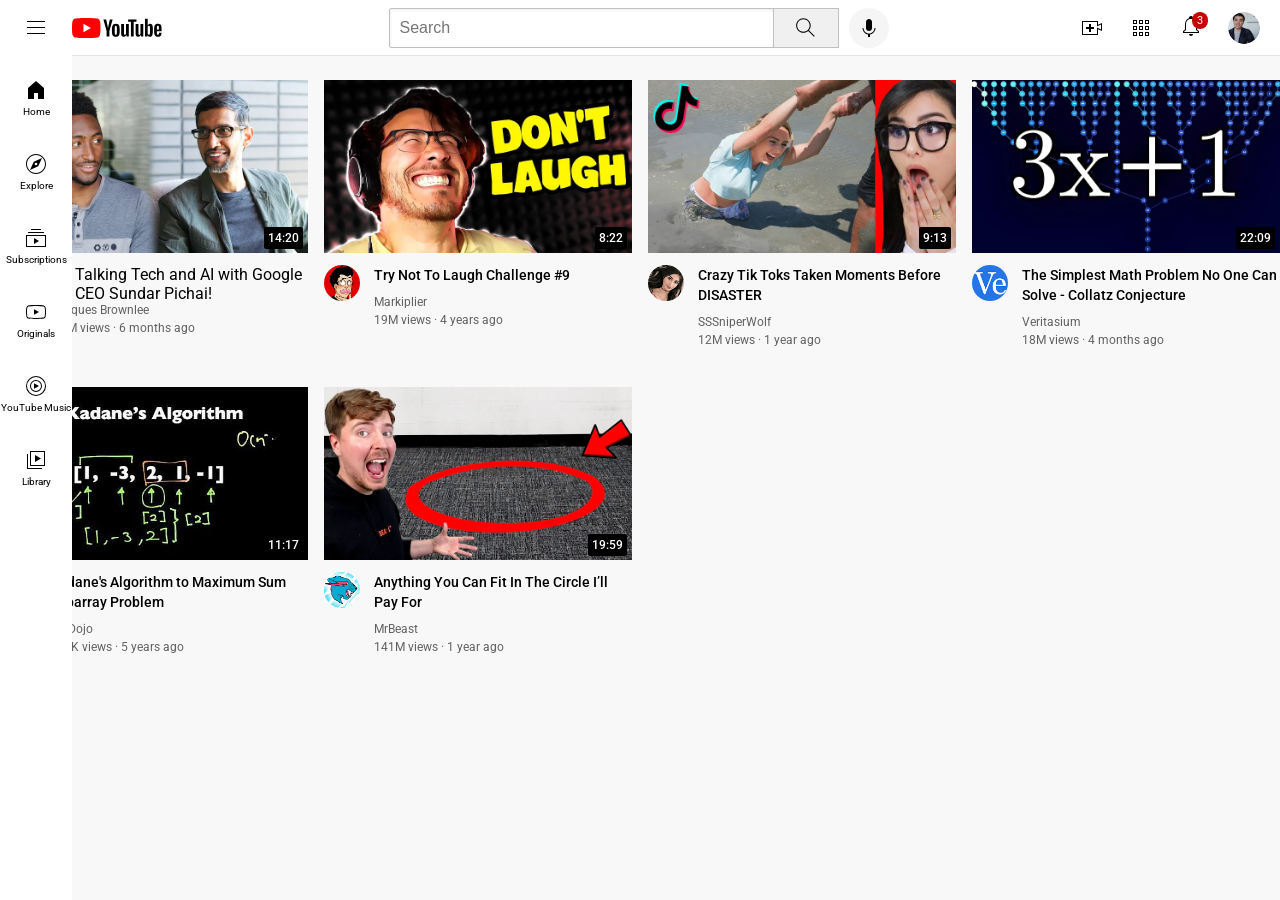
<file: index.html>
<!DOCTYPE html>
<html>
  <head>
    <title>YouTube.com Clone</title>

    <link rel="preconnect" href="https://fonts.googleapis.com">
    <link rel="preconnect" href="https://fonts.gstatic.com" crossorigin>
    <link href="https://fonts.googleapis.com/css2?family=Roboto:wght@400;500;700&display=swap" rel="stylesheet">

    <link rel="stylesheet" href="styles/general.css">
    <link rel="stylesheet" href="styles/header.css">
    <link rel="stylesheet" href="styles/video.css">
    <link rel="stylesheet" href="styles/sidebar.css">
  </head>
  <body>
    <header class="header">
      <div class="left-section">
        <img class="hamburger-menu" src="icons/hamburger-menu.svg">
        <img class="youtube-logo" src="icons/youtube-logo.svg">
      </div>
      <div class="middle-section">
        <input class="search-bar" type="text" placeholder="Search">
        <button class="search-button">
          <img class="search-icon" src="icons/search.svg">
          <div class="tooltip">Search</div>
        </button>
        <!-- Put position absolute inside position relative -->
        <button class="voice-search-button">
          <img class="voice-search-icon" src="icons/voice-search-icon.svg">
          <div class="tooltip">Search with your voice</div>
        </button>
      </div>
      <div class="right-section">
        <div class="upload-icon-container">
          <img class="upload-icon" src="icons/upload.svg">
          <div class="tooltip">Create</div>
        </div>
        <img class="youtube-apps-icon" src="icons/youtube-apps.svg">
        <div class="notifications-icon-container">
          <img class="notifications-icon" src="icons/notifications.svg">
          <div class="notifications-count">3</div>
        </div>
        <img class="current-user-picture" src="channel-pictures/my-channel.jpeg">
      </div>
    </header>

    <nav class="sidebar">
      <div class="sidebar-link">
        <img src="icons/home.svg">
        <div>Home</div>
      </div>
      <div class="sidebar-link">
        <img src="icons/explore.svg">
        <div>Explore</div>
      </div>
      <div class="sidebar-link">
        <img src="icons/subscriptions.svg">
        <div>Subscriptions</div>
      </div>
      <div class="sidebar-link">
        <img src="icons/originals.svg">
        <div>Originals</div>
      </div>
      <div class="sidebar-link">
        <img src="icons/youtube-music.svg">
        <div>YouTube Music</div>
      </div>
      <div class="sidebar-link">
        <img src="icons/library.svg">
        <div>Library</div>
      </div>
    </nav>

    <main>
      <section class="video-grid">
        <div class="video-preview">
          <div class="thumbnail-row">
            <img class="thumbnail" src="thumbnails/thumbnail-1.webp">
            <div class="video-time">14:20</div>
          </div>
          <div class="video-info-grid">
            <div class="channel-picture">
              <img class="profile-picture" src="channel-pictures/channel-1.jpeg">
            </div>
            <div class="video-info">
              <p class="title-1">
                Talking Tech and AI with Google CEO Sundar Pichai!
              </p>
              <p class="video-author">
                Marques Brownlee
              </p>
              <p class="video-stats">
                3.4M views &#183; 6 months ago
              </p>
            </div>
          </div>
        </div>

        <div class="video-preview">
          <div class="thumbnail-row">
            <img class="thumbnail" src="thumbnails/thumbnail-2.webp">
            <div class="video-time">8:22</div>
          </div>
          <div class="video-info-grid">
            <div class="channel-picture">
              <img class="profile-picture" src="channel-pictures/channel-2.jpeg">
            </div>
            <div class="video-info">
              <p class="video-title">
                Try Not To Laugh Challenge #9
              </p>
              <p class="video-author">
                Markiplier
              </p>
              <p class="video-stats">
                19M views &#183; 4 years ago
              </p>
            </div>
          </div>
        </div>

        <div class="video-preview">
          <div class="thumbnail-row">
            <img class="thumbnail" src="thumbnails/thumbnail-3.webp">
            <div class="video-time">9:13</div>
          </div>
          <div class="video-info-grid">
            <div class="channel-picture">
              <img class="profile-picture" src="channel-pictures/channel-3.jpeg">
            </div>
            <div class="video-info">
              <p class="video-title">
                Crazy Tik Toks Taken Moments Before DISASTER
              </p>
              <p class="video-author">
                SSSniperWolf
              </p>
              <p class="video-stats">
                12M views &#183; 1 year ago
              </p>
            </div>
          </div>
        </div>

        <div class="video-preview">
          <div class="thumbnail-row">
            <img class="thumbnail" src="thumbnails/thumbnail-4.webp">
            <div class="video-time">22:09</div>
          </div>
          <div class="video-info-grid">
            <div class="channel-picture">
              <img class="profile-picture" src="channel-pictures/channel-4.jpeg">
            </div>
            <div class="video-info">
              <p class="video-title">
                The Simplest Math Problem No One Can Solve - Collatz Conjecture
              </p>
              <p class="video-author">
                Veritasium
              </p>
              <p class="video-stats">
                18M views &#183; 4 months ago
              </p>
            </div>
          </div>
        </div>

        <div class="video-preview">
          <div class="thumbnail-row">
            <img class="thumbnail" src="thumbnails/thumbnail-5.webp">
            <div class="video-time">11:17</div>
          </div>
          <div class="video-info-grid">
            <div class="channel-picture">
              <img class="profile-picture" src="channel-pictures/channel-5.jpeg">
            </div>
            <div class="video-info">
              <p class="video-title">
                Kadane's Algorithm to Maximum Sum Subarray Problem
              </p>
              <p class="video-author">
                CS Dojo
              </p>
              <p class="video-stats">
                519K views &#183; 5 years ago
              </p>
            </div>
          </div>
        </div>

        <div class="video-preview">
          <div class="thumbnail-row">
            <img class="thumbnail" src="thumbnails/thumbnail-6.webp">
            <div class="video-time">19:59</div>
          </div>
          <div class="video-info-grid">
            <div class="channel-picture">
              <img class="profile-picture" src="channel-pictures/channel-6.jpeg">
            </div>
            <div class="video-info">
              <p class="video-title">
                Anything You Can Fit In The Circle I’ll Pay For
              </p>
              <p class="video-author">
                MrBeast
              </p>
              <p class="video-stats">
                141M views &#183; 1 year ago
              </p>
            </div>
          </div>
        </div>
      </section>
    </main>
  </body>
</html>
</file>
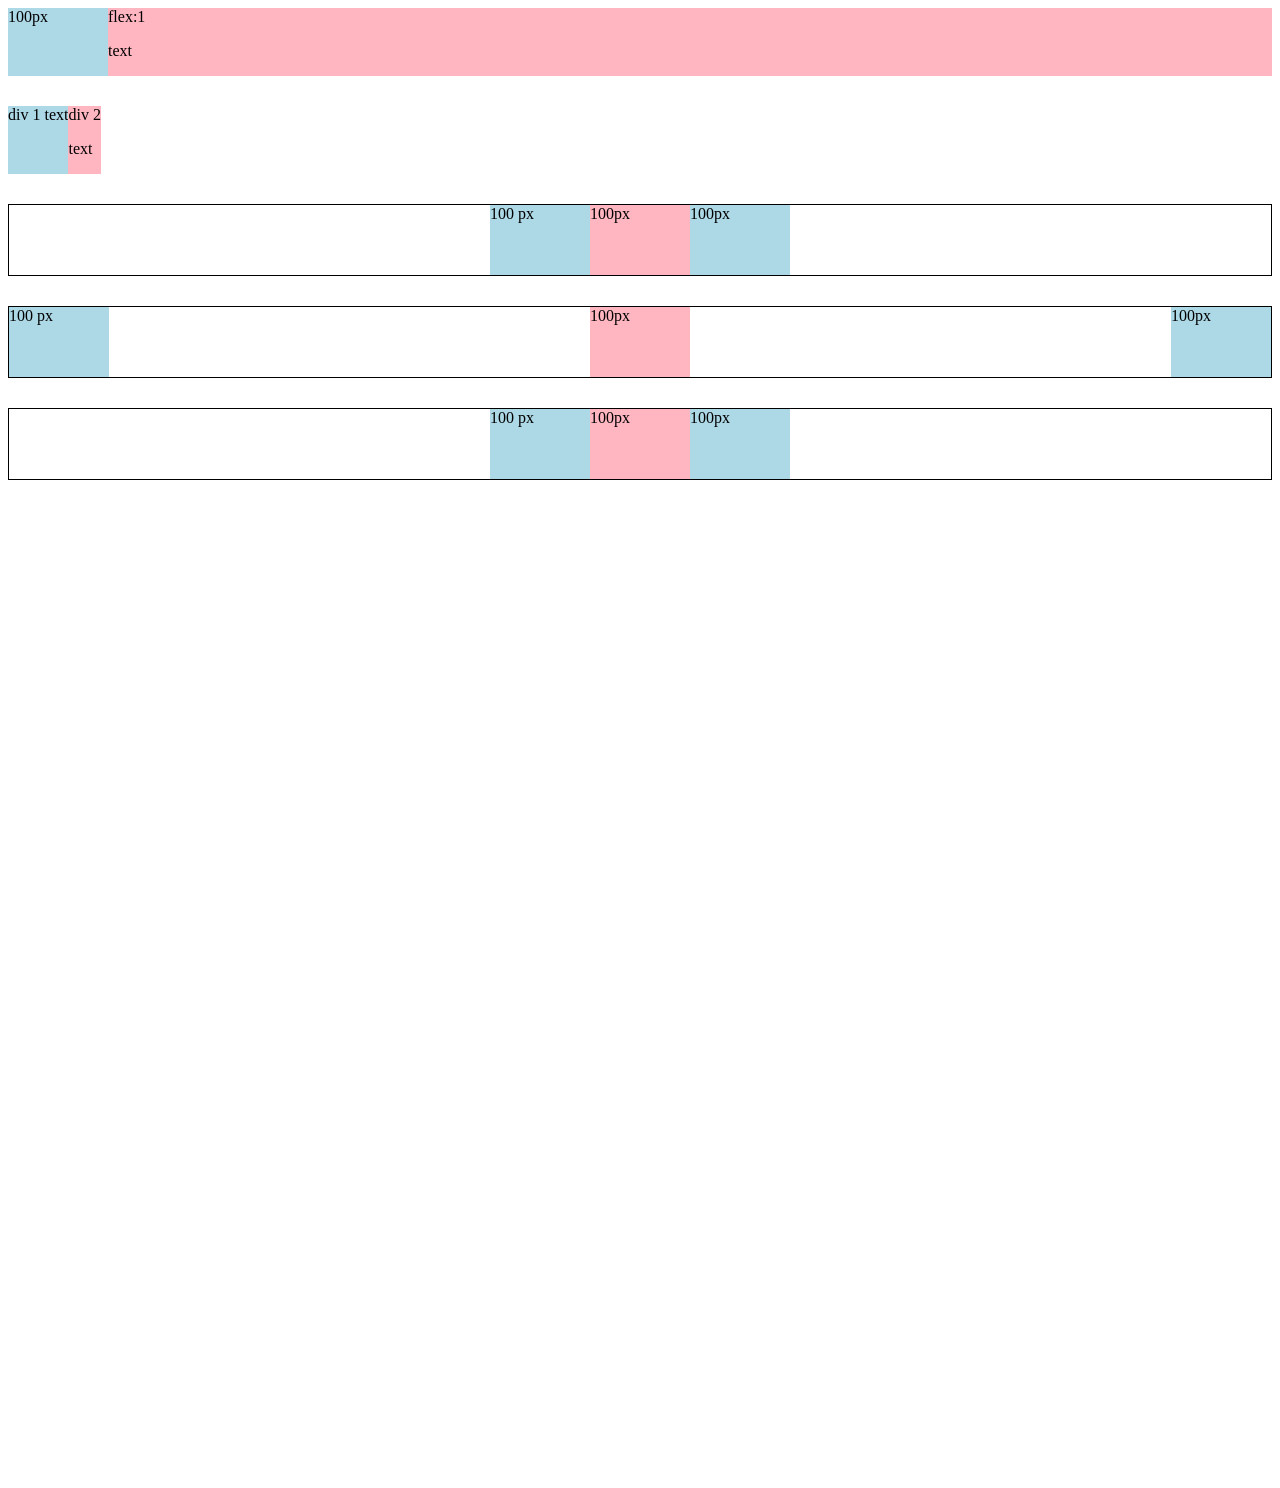
<file: flexbox.html>
<!Doctype html>
<html>
<head>  
    <title>Flexbox Practice</title>
</head>
<body style="padding-bottom:1000px">
    <div style="
    display:flex;
    flex-direction:row;


    ">
    <div style="background-color:lightblue;
    width:100px;
    ">100px</div>
     <div style="
     background-color:lightpink;
     
     flex:1;
     ">flex:1<p>text</p></div>
    </div>

    <div style="
    margin-top:30px;
    display:flex;
    flex-direction:row;
    ">
    <div style="background-color:lightblue;">div 1 text</div>
     <div style="background-color:lightpink;">div 2<p>text</p></div>
    </div>

    <div style="
  margin-top: 30px;
  height:70px;
  border-width:1px;
  border-style:solid;
    border-color:lgrey;
  display: flex;
  flex-direction: row;
  justify-content:center;
">
  <div style="
    background-color: lightblue;
    width: 100px;
  ">100 px</div>

  <div style="
    background-color: lightpink;
    width: 100px;
  ">100px</div>

  <div style="
    background-color: lightblue;
    width:100px;
  ">100px</div>
</div>

 <div style="
  margin-top: 30px;
  height:70px;
  border-width:1px;
  border-style:solid;
    border-color:lgrey;
  display: flex;
  flex-direction: row;
  justify-content:space-between;

">
  <div style="
    background-color: lightblue;
    width: 100px;
  ">100 px</div>

  <div style="
    background-color: lightpink;
    width: 100px;
  ">100px</div>

  <div style="
    background-color: lightblue;
    width:100px;
  ">100px</div>
</div>

 <div style="
  margin-top: 30px;
  height:70px;
  border-width:1px;
  border-style:solid;
    border-color:lgrey;
  display: flex;
  flex-direction: row;
  justify-content:center;
  align-items:stretch;
">
  <div style="
    background-color: lightblue;
    width: 100px;
  ">100 px</div>

  <div style="
    background-color: lightpink;
    width: 100px;
  ">100px</div>

  <div style="
    background-color: lightblue;
    width:100px;
  ">100px</div>
</div>

</body>
</html>
</file>
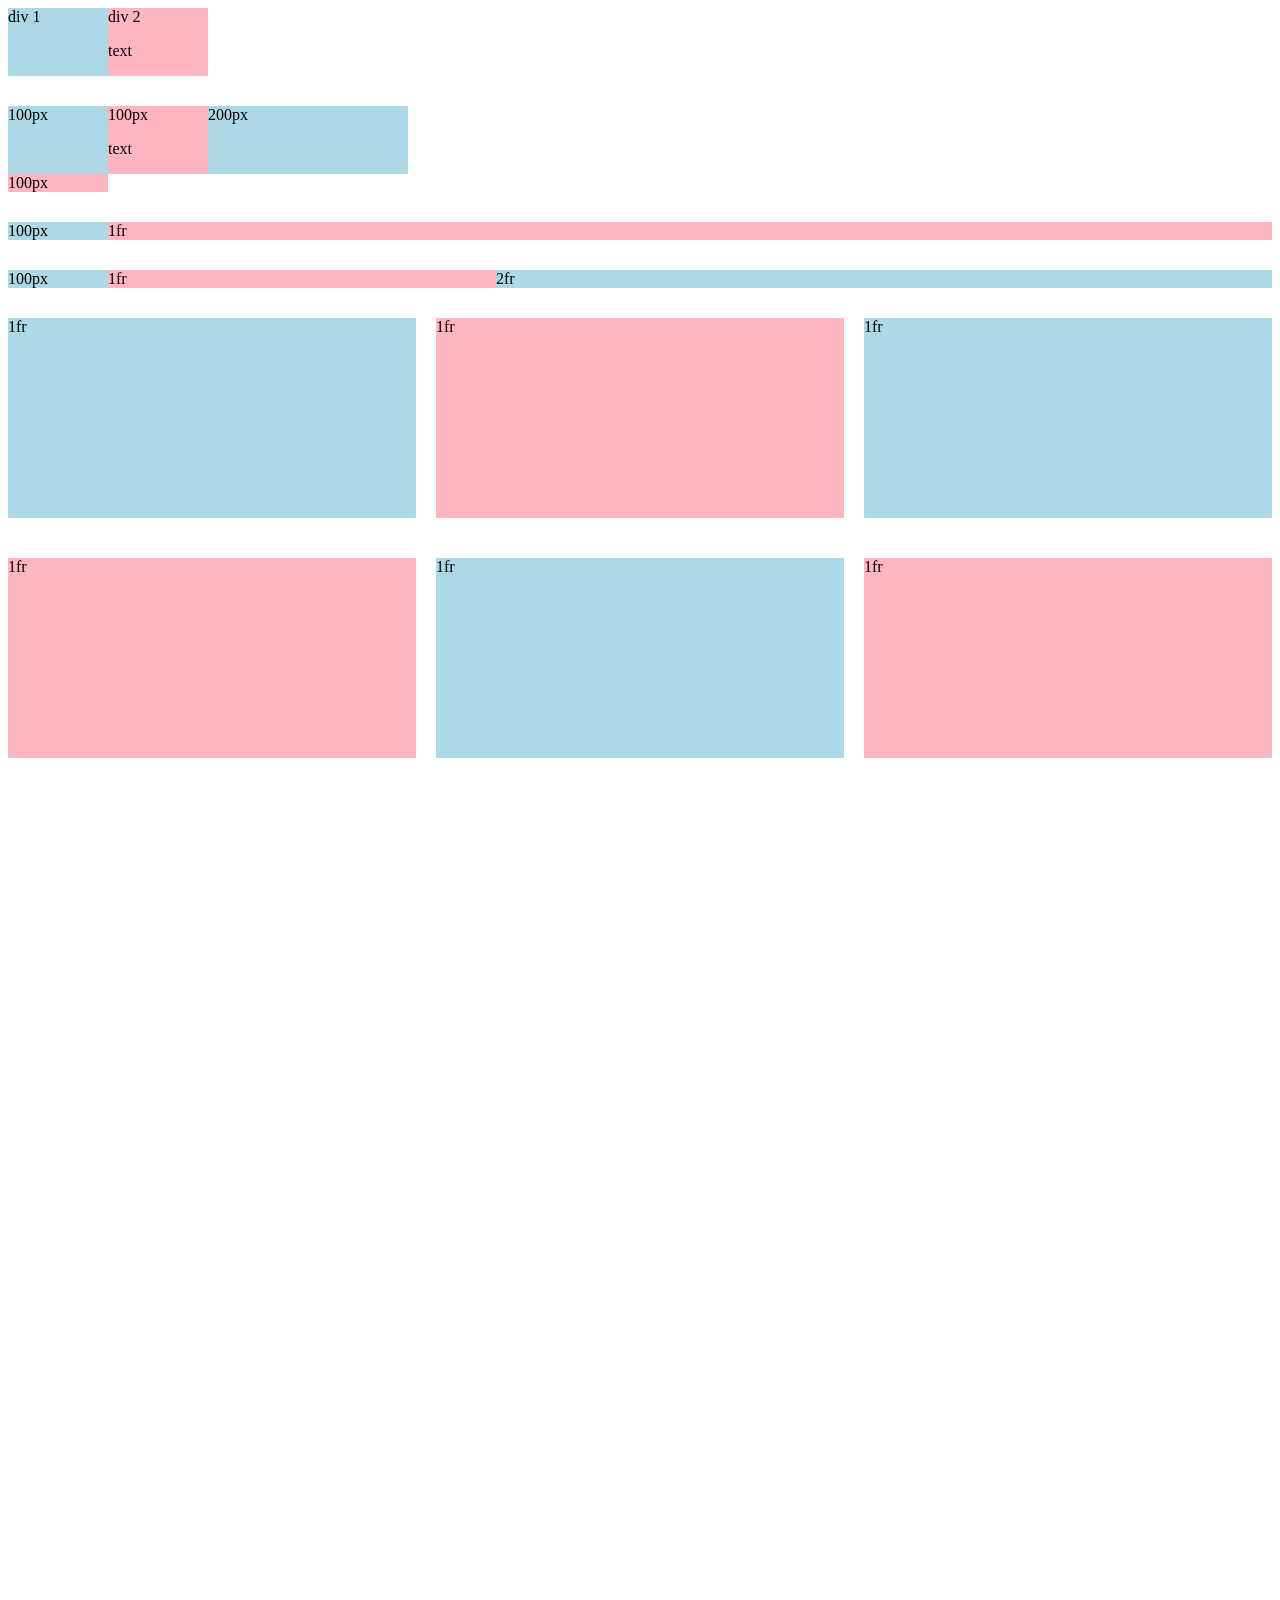
<file: grid.html>
<!Doctype html>
<html>
<head>
  <title>grid practise</title>
</head>
<body style="padding-bottom:1000px">

  <div style="
    display: grid;
    grid-template-columns: 100px 100px;
  ">
    <div style="background-color:lightblue;">div 1</div>
    <div style="background-color:lightpink;">div 2
      <p>text</p>
    </div>
  </div>

  <div style="
    margin-top:30px;
    display: grid;
    grid-template-columns: 100px 100px 200px;
  ">
    <div style="background-color:lightblue;">100px</div>
    <div style="background-color:lightpink;">100px
      <p>text</p>
    </div>
    <div style="background-color:lightblue;">200px</div>
    <div style="background-color:lightpink;">100px</div>
  </div>

  <div style="
    margin-top:30px;
    display: grid;
    grid-template-columns: 100px 1fr;
  ">
    <div style="background-color:lightblue;">100px</div>
    <div style="background-color:lightpink;">1fr</div>
  </div>

  <div style="
    margin-top:30px;
    display: grid;
    grid-template-columns: 100px 1fr 2fr;

  ">
    <div style="background-color:lightblue;">100px</div>
    <div style="background-color:lightpink;">1fr</div>
    <div style="background-color:lightblue;">2fr</div> 
  </div>

  <div style="
    margin-top:30px;
    display: grid;
    grid-template-columns: 1fr 1fr 1fr;
      column-gap:20px ;
      row-gap:40px;
  ">
    <div style="background-color:
    lightblue;height:200px;">1fr</div>
    <div style="background-color:
    lightpink;">1fr</div>
    <div style="background-color:
    lightblue;height:200px;">1fr</div> 
     <div style="background-color:
     lightpink;">1fr</div>
    <div style="background-color:
    lightblue;height:200px;">1fr</div> 
     <div style="background-color:
    lightpink;">1fr</div>
  </div>

</body>
</html>
</file>
<file: styles/general.css>
p {
      font-family: Roboto, Arial;
      margin-top: 0;
      margin-bottom: 0;
    }
    body{
       font-family: Roboto, Arial;
        margin:0;
        padding-top:80px;
        padding-left:96;
        padding-right:24;
        background-color:rgb(248,248,248);
        
    }
</file>
<file: styles/header.css>
.header {
  height: 55px;

  display: flex;
  flex-direction: row;
  justify-content: space-between;

  position: fixed;
  top: 0;
  left: 0;
  right: 0;
  z-index: 100;

  background-color: white;
  border-bottom-width: 1px;
  border-bottom-style: solid;
  border-bottom-color: rgb(228, 228, 228);
}

.left-section {
  display: flex;
  align-items: center;
}

.hamburger-menu {
  height: 24px;
  margin-left: 24px;
  margin-right: 24px;
}

.youtube-logo {
  height: 20px;
}

.middle-section {
  flex: 1;
  margin-left: 70px;
  margin-right: 35px;
  max-width: 500px;
  display: flex;
  align-items: center;
}

.search-bar {
  flex: 1;
  height: 36px;
  padding-left: 10px;
  font-size: 16px;
  border: 1px solid rgb(192, 192, 192);
  border-radius: 2px;
  box-shadow: inset 1px 2px 3px rgba(0, 0, 0, 0.05);
  width: 0;
}

.search-bar::placeholder {
  font-size: 16px;
}

.search-button {
  height: 40px;
  width: 66px;
  background-color: rgb(240, 240, 240);
  border-width: 1px;
  border-style: solid;
  border-color: rgb(192, 192, 192);
  margin-left: -1px;
  margin-right: 10px;
}

.search-button,
.voice-search-button,
.upload-icon-container {
  display: flex;
  justify-content: center;
  align-items: center;
  position: relative;
}

.search-button .tooltip,
.voice-search-button .tooltip,
.upload-icon-container .tooltip {
  position: absolute;
  background-color: gray;
  color: white;
  padding-top: 4px;
  padding-bottom: 4px;
  padding-left: 8px;
  padding-right: 8px;
  border-radius: 2px;
  font-size: 12px;
  bottom: -30px;
  opacity: 0;
  transition: opacity 0.15s;
  pointer-events: none;
  white-space: nowrap;
}

.search-button:hover .tooltip,
.voice-search-button:hover .tooltip,
.upload-icon-container:hover .tooltip {
  opacity: 1;
}

.search-icon {
  height: 25px;
}

.voice-search-button {
  height: 40px;
  width: 40px;
  border-radius: 20px;
  border: none;
  background-color: rgb(245, 245, 245);
}

.voice-search-icon {
  height: 24px;
}

.right-section {
  width: 180px;
  margin-right: 20px;
  display: flex;
  align-items: center;
  justify-content: space-between;
  flex-shrink: 0;
}

.upload-icon {
  height: 24px;
}

.youtube-apps-icon {
  height: 24px;
}

.notifications-icon {
  height: 24px;
}

.notifications-icon-container {
  position: relative;
}

.notifications-count {
  position: absolute;
  top: -2px;
  right: -5px;
  background-color: rgb(200, 0, 0);
  color: white;
  font-size: 11px;
  padding-left: 5px;
  padding-right: 5px;
  padding-top: 2px;
  padding-bottom: 2px;
  border-radius: 10px;
}

.current-user-picture {
  height: 32px;
  border-radius: 16px;
}
</file>
<file: styles/video.css>
.thumbnail {
  width: 100%;
}

.video-title {
  margin-top: 0;
  font-size: 14px;
  font-weight: 500;
  line-height: 20px;
  margin-bottom: 10px;
}

.video-info-grid {
  display: grid;
  grid-template-columns: 50px 1fr;
}

.profile-picture {
  width: 36px;
  border-radius: 50px;
}

.thumbnail-row {
  margin-bottom: 8px;
  position: relative;
}

.video-author,
.video-stats {
  font-size: 12px;
  color: rgb(96, 96, 96);
}

.video-author {
  margin-bottom: 4px;
}

.video-grid {
  display: grid;
  grid-template-columns: 1fr 1fr 1fr;
  column-gap: 16px;
  row-gap: 40px;
}

@media (max-width: 750px) {
  .video-grid {
    grid-template-columns: 1fr 1fr;
  }
}

@media (min-width: 751px) and (max-width: 999px) {
  .video-grid {
    grid-template-columns: 1fr 1fr 1fr;
    background-color: rgb(168, 12, 12);
  }
}

@media (min-width: 1000px) {
  .video-grid {
    grid-template-columns: 1fr 1fr 1fr 1fr;
  }
}

.video-time {
  font-size: 12px;
  font-weight: 500;
  padding: 4px;
  border-radius: 2px;
  background-color: black;
  color: white;
  position: absolute;
  bottom: 8px;
  right: 5px;
}
.title-1 {
  padding-left: 25px;
}
</file>
<file: styles/sidebar.css>
.sidebar {
  position: fixed;
  left: 0;
  bottom: 0;
  top: 55px;
  background-color: white;
  width: 72px;
  z-index: 200;
  padding-top: 5px;
}

.sidebar-link {
  height: 74px;
  display: flex;
  justify-content: center;
  align-items: center;
  flex-direction: column;
  cursor: pointer;
}

.sidebar-link:hover {
  background-color: rgb(235, 235, 235);
}

.sidebar-link img {
  height: 24px;
  margin-bottom: 4px;
}

.sidebar-link div {
  font-size: 10px;
}
</file>
